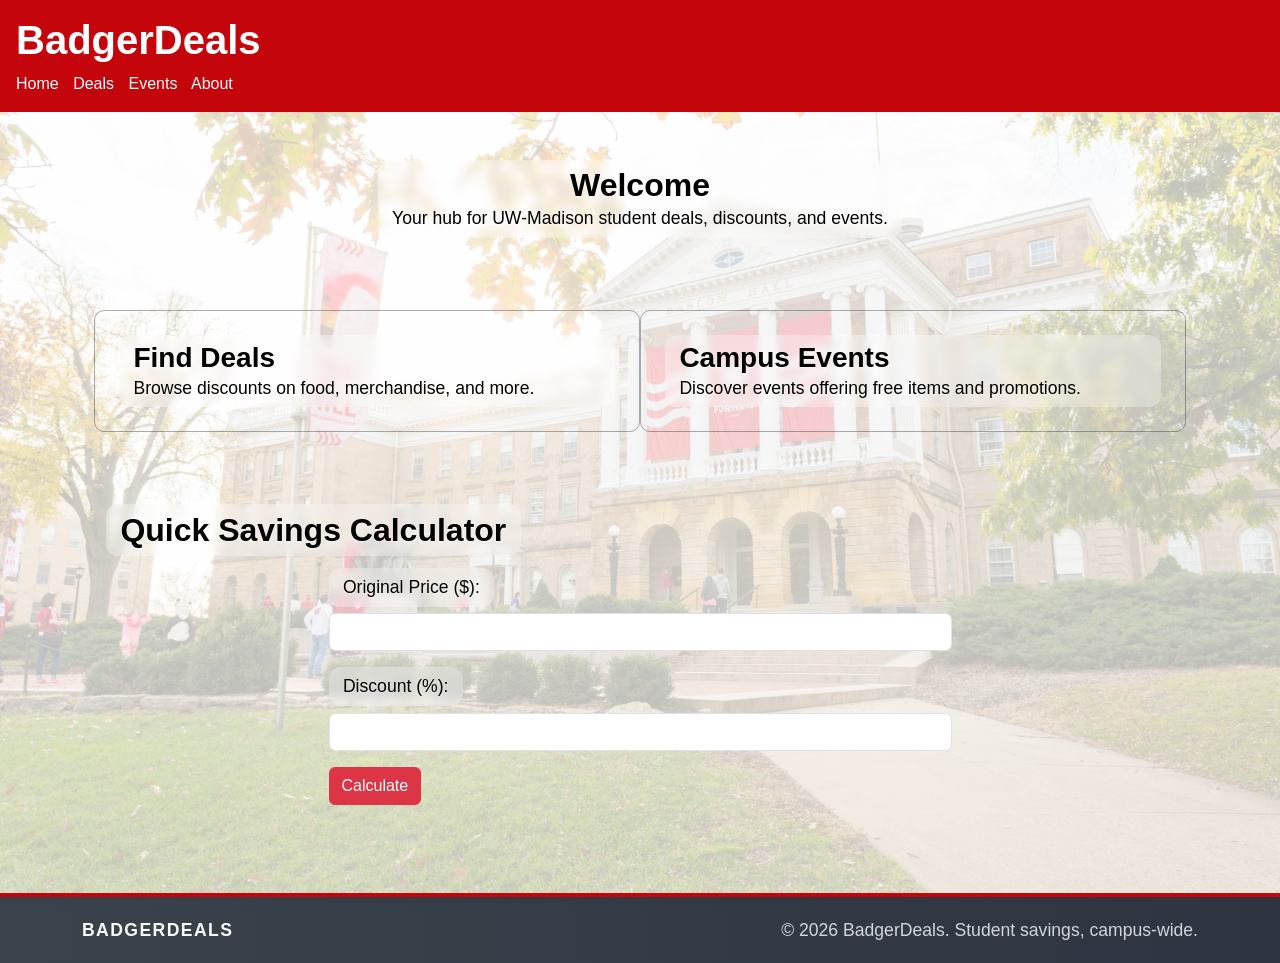
<file: index.html>
<!doctype html>
<html lang="en">
  <head>
    <meta charset="UTF-8" />
    <meta name="viewport" content="width=device-width, initial-scale=1.0" />
    <title>BadgerDeals</title>
    <link
      href="https://cdn.jsdelivr.net/npm/bootstrap@5.3.3/dist/css/bootstrap.min.css"
      rel="stylesheet"
    />
    <link rel="stylesheet" href="css/style.css" />
  </head>
  <body class="home-page">
    <header class="site-header p-3">
      <h1>BadgerDeals</h1>
      <nav>
        <a href="index.html">Home</a>
        <a href="deals.html">Deals</a>
        <a href="events.html">Events</a>
        <a href="about.html">About</a>
      </nav>
    </header>

    <main class="container mt-4">
      <section>
        <div class="text-frost">
          <h2>Welcome</h2>
          <p>Your hub for UW-Madison student deals, discounts, and events.</p>
        </div>
      </section>

      <section class="row">
        <a class="col-md-6 card p-4 feature-card-link" href="deals.html">
          <div class="text-frost">
            <h3>Find Deals</h3>
            <p>Browse discounts on food, merchandise, and more.</p>
          </div>
        </a>

        <a class="col-md-6 card p-4 feature-card-link" href="events.html">
          <div class="text-frost">
            <h3>Campus Events</h3>
            <p>Discover events offering free items and promotions.</p>
          </div>
        </a>
      </section>

      <section class="mt-4">
        <div class="text-frost text-frost-block">
          <h2>Quick Savings Calculator</h2>
        </div>

        <div class="col-lg-7 mx-auto">
          <label class="text-frost text-frost-label" for="price"
            >Original Price ($):</label
          >
          <input id="price" type="number" class="form-control" />

          <label class="text-frost text-frost-label mt-3" for="discount"
            >Discount (%):</label
          >
          <input id="discount" type="number" class="form-control" />

          <button class="btn btn-danger mt-3" onclick="calculateSavings()">
            Calculate
          </button>

          <p id="result" class="mt-3"></p>
        </div>
      </section>
    </main>

    <footer class="site-footer">
      <div class="container footer-content">
        <p class="footer-brand">BadgerDeals</p>
        <p class="footer-copy">
          &copy; 2026 BadgerDeals. Student savings, campus-wide.
        </p>
      </div>
    </footer>

    <script src="js/app.js"></script>
  </body>
</html>
</file>
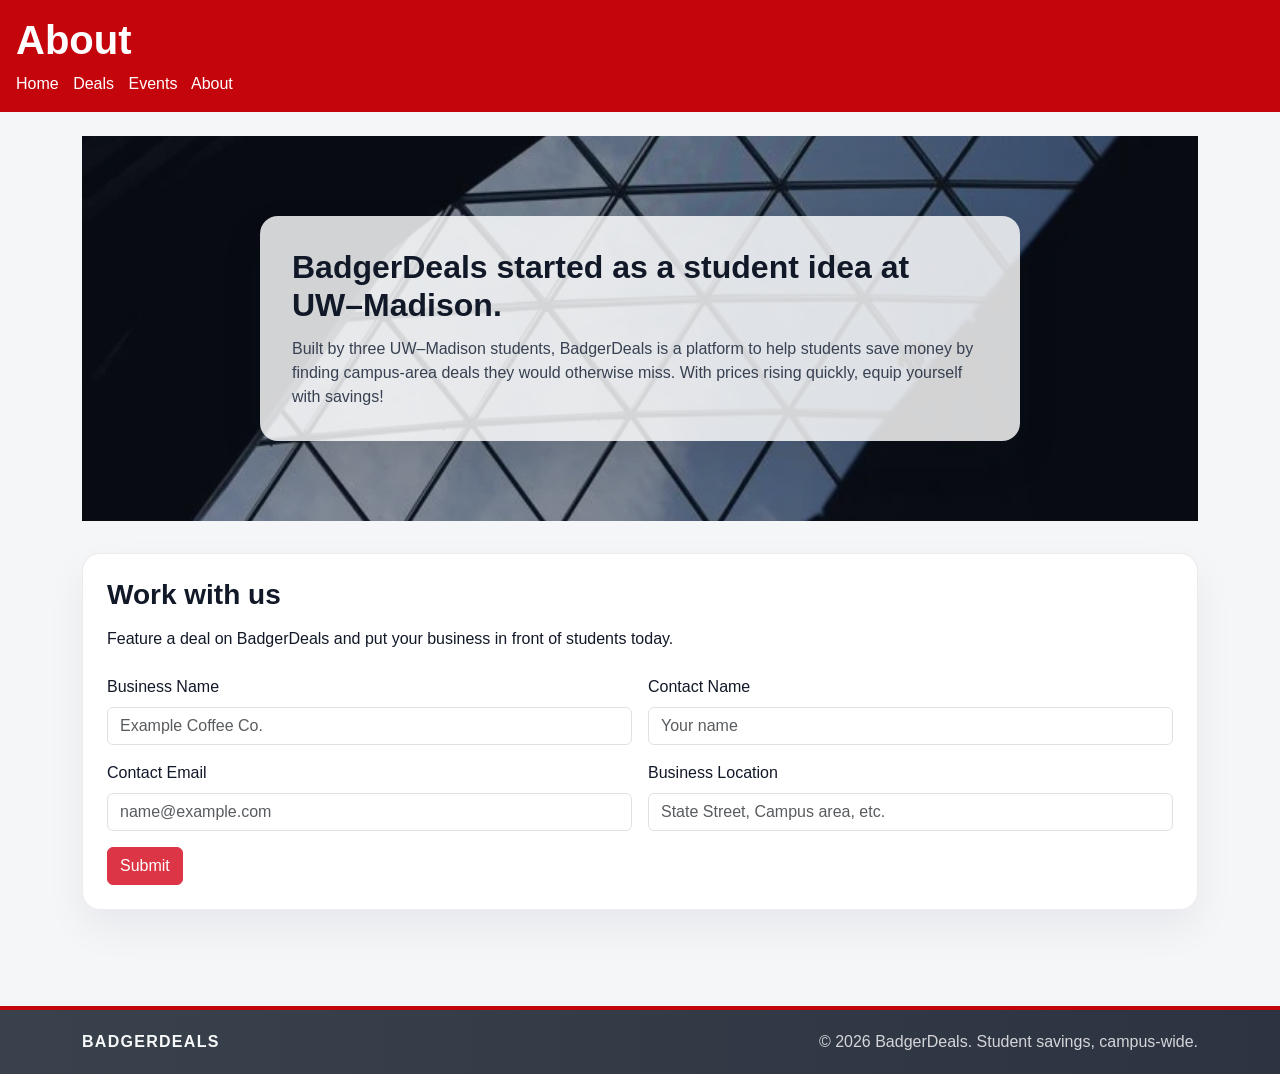
<file: about.html>
<!doctype html>
<html lang="en">
  <head>
    <meta charset="UTF-8" />
    <meta name="viewport" content="width=device-width, initial-scale=1.0" />
    <title>About</title>
    <link
      href="https://cdn.jsdelivr.net/npm/bootstrap@5.3.3/dist/css/bootstrap.min.css"
      rel="stylesheet"
    />
    <link rel="stylesheet" href="css/style.css" />
  </head>
  <body class="deals-page">
    <header class="site-header p-3">
      <h1>About</h1>
      <nav>
        <a href="index.html">Home</a>
        <a href="deals.html">Deals</a>
        <a href="events.html">Events</a>
        <a href="about.html">About</a>
      </nav>
    </header>

    <main class="container py-4">
      <section class="about-banner">
        <div class="about-banner-content">
          <h2>BadgerDeals started as a student idea at UW–Madison.</h2>
          <p>
            Built by three UW–Madison students, BadgerDeals is a platform to
            help students save money by finding campus-area deals they would
            otherwise miss. With prices rising quickly, equip yourself with
            savings!
          </p>
        </div>
      </section>

      <section class="deals-toolbar">
        <h3 class="mb-3">Work with us</h3>
        <p class="mb-4">
          Feature a deal on BadgerDeals and put your business in front of
          students today.
        </p>

        <form class="row g-3">
          <div class="col-md-6">
            <label for="business-name" class="form-label">Business Name</label>
            <input
              type="text"
              class="form-control"
              id="business-name"
              placeholder="Example Coffee Co."
            />
          </div>

          <div class="col-md-6">
            <label for="contact-name" class="form-label">Contact Name</label>
            <input
              type="text"
              class="form-control"
              id="contact-name"
              placeholder="Your name"
            />
          </div>

          <div class="col-md-6">
            <label for="contact-email" class="form-label">Contact Email</label>
            <input
              type="email"
              class="form-control"
              id="contact-email"
              placeholder="name@example.com"
            />
          </div>

          <div class="col-md-6">
            <label for="business-location" class="form-label"
              >Business Location</label
            >
            <input
              type="text"
              class="form-control"
              id="business-location"
              placeholder="State Street, Campus area, etc."
            />
          </div>

          <div class="col-12">
            <button type="submit" class="btn btn-danger">Submit</button>
          </div>
        </form>
      </section>
    </main>

    <footer class="site-footer">
      <div class="container footer-content">
        <p class="footer-brand">BadgerDeals</p>
        <p class="footer-copy">
          &copy; 2026 BadgerDeals. Student savings, campus-wide.
        </p>
      </div>
    </footer>
  </body>
</html>
</file>
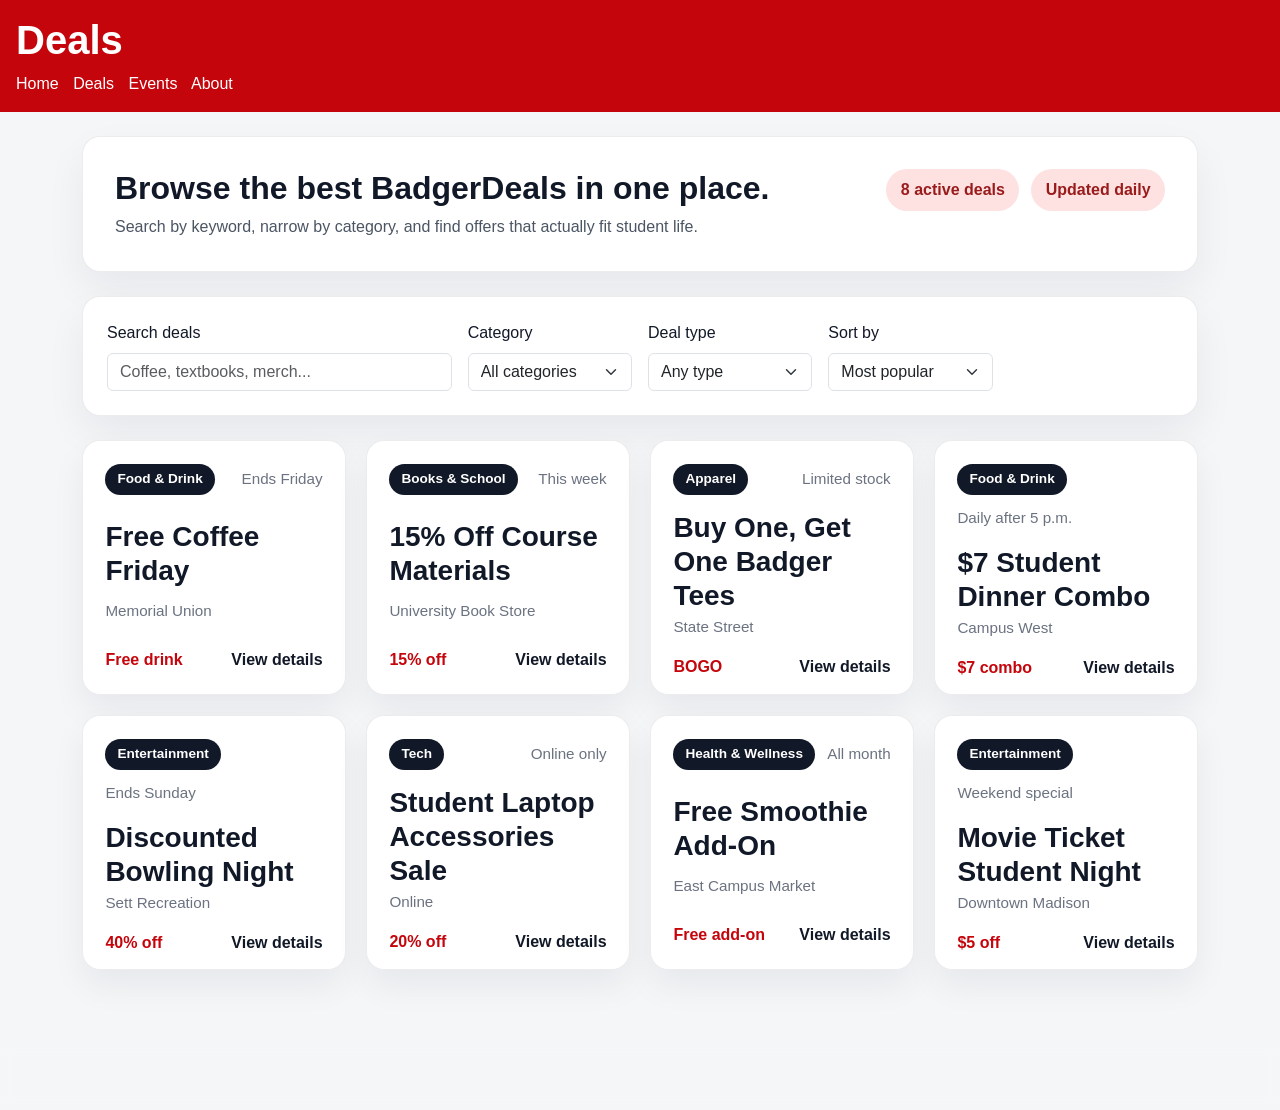
<file: deals.html>
<!doctype html>
<html lang="en">
  <head>
    <meta charset="UTF-8" />
    <meta name="viewport" content="width=device-width, initial-scale=1.0" />
    <title>Deals</title>
    <link
      href="https://cdn.jsdelivr.net/npm/bootstrap@5.3.3/dist/css/bootstrap.min.css"
      rel="stylesheet"
    />
    <link rel="stylesheet" href="css/style.css" />
  </head>
  <body class="deals-page">
    <header class="site-header p-3">
      <h1>Deals</h1>
      <nav>
        <a href="index.html">Home</a>
        <a href="deals.html">Deals</a>
        <a href="events.html">Events</a>
        <a href="about.html">About</a>
      </nav>
    </header>

    <main class="container py-4">
      <section class="deals-hero">
        <div>
          <h2>Browse the best BadgerDeals in one place.</h2>
          <p class="section-subtitle">
            Search by keyword, narrow by category, and find offers that actually
            fit student life.
          </p>
        </div>
        <div class="deals-summary">
          <span class="summary-pill" id="deal-count">8 active deals</span>
          <span class="summary-pill" id="deal-status">Updated daily</span>
        </div>
      </section>

      <section class="deals-toolbar">
        <div class="row g-3 align-items-end">
          <div class="col-lg-4">
            <label class="form-label" for="deal-search">Search deals</label>
            <input
              id="deal-search"
              type="search"
              class="form-control"
              placeholder="Coffee, textbooks, merch..."
            />
          </div>
          <div class="col-md-6 col-lg-2">
            <label class="form-label" for="category-filter">Category</label>
            <select id="category-filter" class="form-select">
              <option>All categories</option>
              <option>Food & Drink</option>
              <option>Books & School</option>
              <option>Apparel</option>
              <option>Entertainment</option>
              <option>Tech</option>
              <option>Health & Wellness</option>
            </select>
          </div>
          <div class="col-md-6 col-lg-2">
            <label class="form-label" for="type-filter">Deal type</label>
            <select id="type-filter" class="form-select">
              <option>Any type</option>
              <option>Percent off</option>
              <option>Free item</option>
              <option>Bundle</option>
              <option>Limited-time</option>
            </select>
          </div>
          <div class="col-md-6 col-lg-2">
            <label class="form-label" for="sort-filter">Sort by</label>
            <select id="sort-filter" class="form-select">
              <option>Most popular</option>
              <option>Newest</option>
              <option>Ending soon</option>
              <option>Biggest savings</option>
            </select>
          </div>
        </div>
      </section>

      <section class="deals-grid">
        <article class="deal-card">
          <div class="deal-card-inner">
            <div class="deal-face deal-front">
              <div class="deal-meta">
                <span class="deal-badge">Food & Drink</span>
                <span class="deal-expiry">Ends Friday</span>
              </div>
              <h3>Free Coffee Friday</h3>
              <p class="deal-location">Memorial Union</p>
              <div class="deal-footer">
                <span class="deal-value">Free drink</span>
                <button class="deal-link deal-toggle" type="button">
                  View details
                </button>
              </div>
            </div>
            <div class="deal-face deal-back">
              <p>
                Students get one free hot or iced coffee with a valid Wiscard
                from 8 a.m. to noon.
              </p>
              <ul class="deal-details-list">
                <li>Available every Friday this month</li>
                <li>One redemption per student</li>
                <li>Pickup at the Memorial Union cafe counter</li>
              </ul>
              <button class="deal-link deal-toggle" type="button">
                Back to summary
              </button>
            </div>
          </div>
        </article>

        <article class="deal-card">
          <div class="deal-card-inner">
            <div class="deal-face deal-front">
              <div class="deal-meta">
                <span class="deal-badge">Books & School</span>
                <span class="deal-expiry">This week</span>
              </div>
              <h3>15% Off Course Materials</h3>
              <p class="deal-location">University Book Store</p>
              <div class="deal-footer">
                <span class="deal-value">15% off</span>
                <button class="deal-link deal-toggle" type="button">
                  View details
                </button>
              </div>
            </div>
            <div class="deal-face deal-back">
              <p>
                Save on notebooks, lab supplies, and select course packets with
                your student ID at checkout.
              </p>
              <ul class="deal-details-list">
                <li>Applies to in-store student essentials</li>
                <li>Excludes electronics and clearance items</li>
                <li>Valid through the end of the week</li>
              </ul>
              <button class="deal-link deal-toggle" type="button">
                Back to summary
              </button>
            </div>
          </div>
        </article>

        <article class="deal-card">
          <div class="deal-card-inner">
            <div class="deal-face deal-front">
              <div class="deal-meta">
                <span class="deal-badge">Apparel</span>
                <span class="deal-expiry">Limited stock</span>
              </div>
              <h3>Buy One, Get One Badger Tees</h3>
              <p class="deal-location">State Street</p>
              <div class="deal-footer">
                <span class="deal-value">BOGO</span>
                <button class="deal-link deal-toggle" type="button">
                  View details
                </button>
              </div>
            </div>
            <div class="deal-face deal-back">
              <p>
                Mix and match eligible Wisconsin shirts and hoodies while
                supplies last.
              </p>
              <ul class="deal-details-list">
                <li>Equal or lesser item is free</li>
                <li>Available on select red and white styles</li>
                <li>Student ID required at checkout</li>
              </ul>
              <button class="deal-link deal-toggle" type="button">
                Back to summary
              </button>
            </div>
          </div>
        </article>

        <article class="deal-card">
          <div class="deal-card-inner">
            <div class="deal-face deal-front">
              <div class="deal-meta">
                <span class="deal-badge">Food & Drink</span>
                <span class="deal-expiry">Daily after 5 p.m.</span>
              </div>
              <h3>$7 Student Dinner Combo</h3>
              <p class="deal-location">Campus West</p>
              <div class="deal-footer">
                <span class="deal-value">$7 combo</span>
                <button class="deal-link deal-toggle" type="button">
                  View details
                </button>
              </div>
            </div>
            <div class="deal-face deal-back">
              <p>
                Grab a rice bowl, fountain drink, and side for one flat student
                price during evening hours.
              </p>
              <ul class="deal-details-list">
                <li>Available after 5 p.m. every day</li>
                <li>Dine-in and takeout both eligible</li>
                <li>Choose from three rotating entrees</li>
              </ul>
              <button class="deal-link deal-toggle" type="button">
                Back to summary
              </button>
            </div>
          </div>
        </article>

        <article class="deal-card">
          <div class="deal-card-inner">
            <div class="deal-face deal-front">
              <div class="deal-meta">
                <span class="deal-badge">Entertainment</span>
                <span class="deal-expiry">Ends Sunday</span>
              </div>
              <h3>Discounted Bowling Night</h3>
              <p class="deal-location">Sett Recreation</p>
              <div class="deal-footer">
                <span class="deal-value">40% off</span>
                <button class="deal-link deal-toggle" type="button">
                  View details
                </button>
              </div>
            </div>
            <div class="deal-face deal-back">
              <p>
                Get two games and shoe rental for a reduced student rate on
                weeknight reservations.
              </p>
              <ul class="deal-details-list">
                <li>Best for group hangouts after class</li>
                <li>Advance reservation recommended</li>
                <li>Offer valid Sunday through Thursday</li>
              </ul>
              <button class="deal-link deal-toggle" type="button">
                Back to summary
              </button>
            </div>
          </div>
        </article>

        <article class="deal-card">
          <div class="deal-card-inner">
            <div class="deal-face deal-front">
              <div class="deal-meta">
                <span class="deal-badge">Tech</span>
                <span class="deal-expiry">Online only</span>
              </div>
              <h3>Student Laptop Accessories Sale</h3>
              <p class="deal-location">Online</p>
              <div class="deal-footer">
                <span class="deal-value">20% off</span>
                <button class="deal-link deal-toggle" type="button">
                  View details
                </button>
              </div>
            </div>
            <div class="deal-face deal-back">
              <p>
                Take 20% off chargers, sleeves, and desk essentials curated for
                back-to-class setups.
              </p>
              <ul class="deal-details-list">
                <li>Online code auto-applies at checkout</li>
                <li>Includes cables, stands, and organizers</li>
                <li>Free shipping over $25</li>
              </ul>
              <button class="deal-link deal-toggle" type="button">
                Back to summary
              </button>
            </div>
          </div>
        </article>

        <article class="deal-card">
          <div class="deal-card-inner">
            <div class="deal-face deal-front">
              <div class="deal-meta">
                <span class="deal-badge">Health & Wellness</span>
                <span class="deal-expiry">All month</span>
              </div>
              <h3>Free Smoothie Add-On</h3>
              <p class="deal-location">East Campus Market</p>
              <div class="deal-footer">
                <span class="deal-value">Free add-on</span>
                <button class="deal-link deal-toggle" type="button">
                  View details
                </button>
              </div>
            </div>
            <div class="deal-face deal-back">
              <p>
                Add protein or energy boosters to any smoothie order at no extra
                charge with a student ID.
              </p>
              <ul class="deal-details-list">
                <li>Choose one free add-on per drink</li>
                <li>Valid on all regular menu smoothies</li>
                <li>Offer available all month long</li>
              </ul>
              <button class="deal-link deal-toggle" type="button">
                Back to summary
              </button>
            </div>
          </div>
        </article>

        <article class="deal-card">
          <div class="deal-card-inner">
            <div class="deal-face deal-front">
              <div class="deal-meta">
                <span class="deal-badge">Entertainment</span>
                <span class="deal-expiry">Weekend special</span>
              </div>
              <h3>Movie Ticket Student Night</h3>
              <p class="deal-location">Downtown Madison</p>
              <div class="deal-footer">
                <span class="deal-value">$5 off</span>
                <button class="deal-link deal-toggle" type="button">
                  View details
                </button>
              </div>
            </div>
            <div class="deal-face deal-back">
              <p>
                Show your Wiscard for reduced evening tickets plus a discounted
                popcorn combo.
              </p>
              <ul class="deal-details-list">
                <li>Valid on Friday and Saturday night screenings</li>
                <li>Discount applies to one guest ticket too</li>
                <li>Popcorn combo available while supplies last</li>
              </ul>
              <button class="deal-link deal-toggle" type="button">
                Back to summary
              </button>
            </div>
          </div>
        </article>
      </section>
    </main>

    <footer class="site-footer">
      <div class="container footer-content">
        <p class="footer-brand">BadgerDeals</p>
        <p class="footer-copy">
          &copy; 2026 BadgerDeals. Student savings, campus-wide.
        </p>
      </div>
    </footer>

    <script src="js/app.js"></script>
  </body>
</html>
</file>
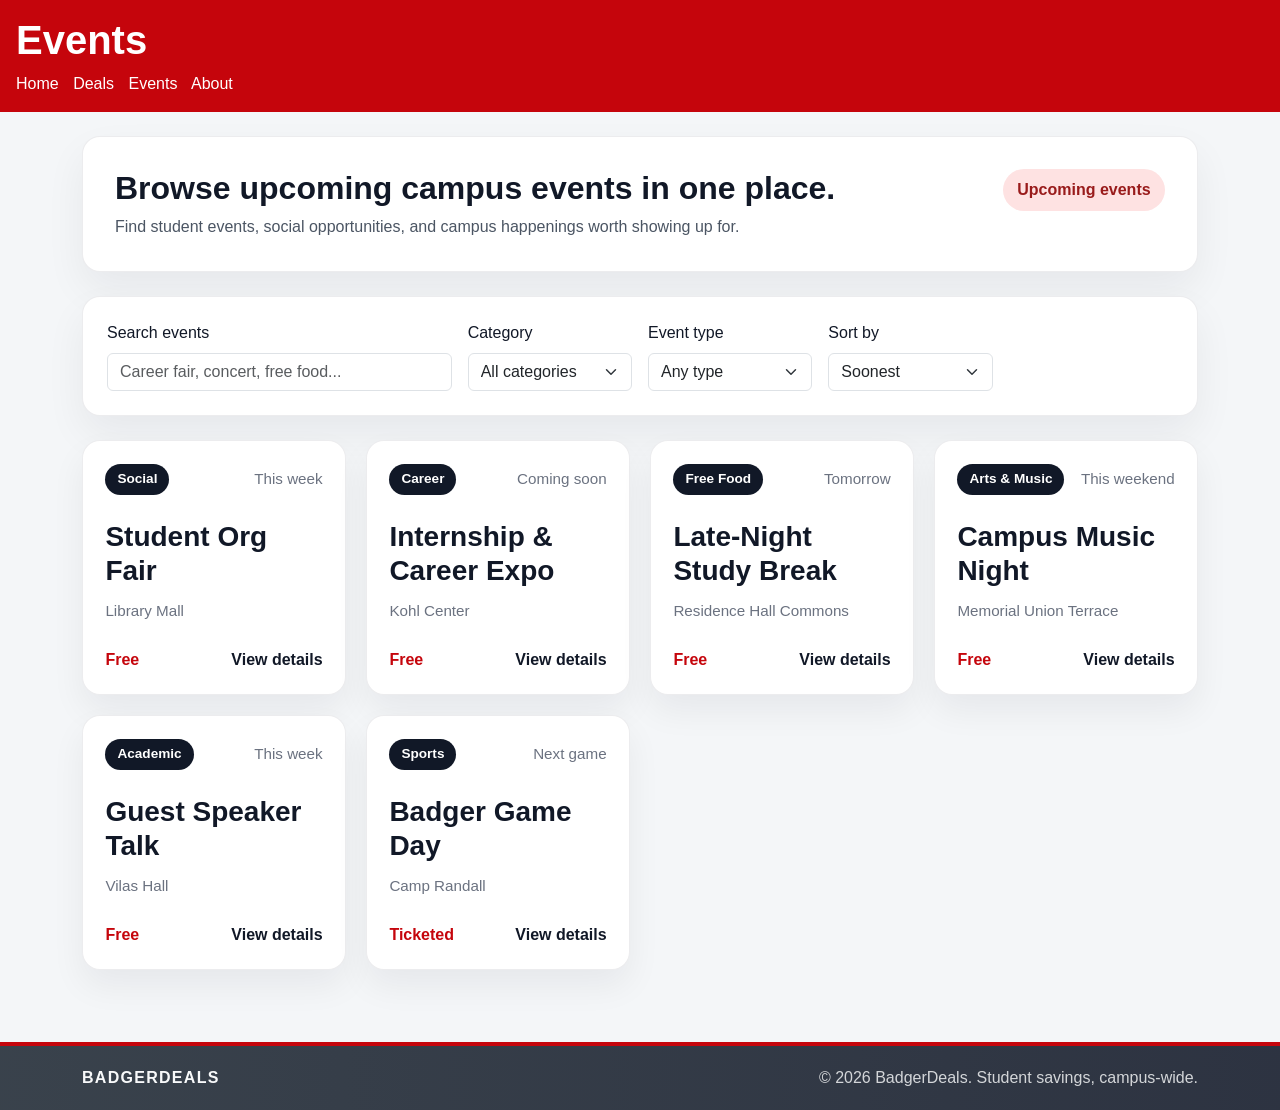
<file: events.html>
<!doctype html>
<html lang="en">
  <head>
    <meta charset="UTF-8" />
    <meta name="viewport" content="width=device-width, initial-scale=1.0" />
    <title>Events</title>
    <link
      href="https://cdn.jsdelivr.net/npm/bootstrap@5.3.3/dist/css/bootstrap.min.css"
      rel="stylesheet"
    />
    <link rel="stylesheet" href="css/style.css" />
  </head>
  <body class="deals-page">
    <header class="site-header p-3">
      <h1>Events</h1>
      <nav>
        <a href="index.html">Home</a>
        <a href="deals.html">Deals</a>
        <a href="events.html">Events</a>
        <a href="about.html">About</a>
      </nav>
    </header>

    <main class="container py-4">
      <section class="deals-hero">
        <div>
          <h2>Browse upcoming campus events in one place.</h2>
          <p class="section-subtitle">
            Find student events, social opportunities, and campus happenings
            worth showing up for.
          </p>
        </div>
        <div class="deals-summary">
          <span class="summary-pill">Upcoming events</span>
        </div>
      </section>

      <section class="deals-toolbar">
        <div class="row g-3 align-items-end">
          <div class="col-lg-4">
            <label class="form-label" for="event-search">Search events</label>
            <input
              id="event-search"
              type="search"
              class="form-control"
              placeholder="Career fair, concert, free food..."
            />
          </div>
          <div class="col-md-6 col-lg-2">
            <label class="form-label" for="event-category">Category</label>
            <select id="event-category" class="form-select">
              <option>All categories</option>
              <option>Academic</option>
              <option>Career</option>
              <option>Social</option>
              <option>Sports</option>
              <option>Arts & Music</option>
              <option>Free Food</option>
            </select>
          </div>
          <div class="col-md-6 col-lg-2">
            <label class="form-label" for="event-type">Event type</label>
            <select id="event-type" class="form-select">
              <option>Any type</option>
              <option>Free</option>
              <option>Ticketed</option>
              <option>Student org</option>
              <option>Drop-in</option>
            </select>
          </div>
          <div class="col-md-6 col-lg-2">
            <label class="form-label" for="event-sort">Sort by</label>
            <select id="event-sort" class="form-select">
              <option>Soonest</option>
              <option>Most popular</option>
              <option>Newest</option>
            </select>
          </div>
        </div>
      </section>

      <section class="deals-grid">
        <article class="deal-card">
          <div class="deal-card-inner">
            <div class="deal-face deal-front">
              <div class="deal-meta">
                <span class="deal-badge">Social</span>
                <span class="deal-expiry">This week</span>
              </div>
              <h3>Student Org Fair</h3>
              <p class="deal-location">Library Mall</p>
              <div class="deal-footer">
                <span class="deal-value">Free</span>
                <button class="deal-link deal-toggle" type="button">
                  View details
                </button>
              </div>
            </div>
            <div class="deal-face deal-back">
              <p>
                Meet student organizations, explore campus communities, and find
                new groups to join.
              </p>
              <ul class="deal-details-list">
                <li>Date and time to be announced</li>
                <li>Good for meeting people and getting involved</li>
                <li>More event details will be added later</li>
              </ul>
              <button class="deal-link deal-toggle" type="button">
                Back to summary
              </button>
            </div>
          </div>
        </article>

        <article class="deal-card">
          <div class="deal-card-inner">
            <div class="deal-face deal-front">
              <div class="deal-meta">
                <span class="deal-badge">Career</span>
                <span class="deal-expiry">Coming soon</span>
              </div>
              <h3>Internship & Career Expo</h3>
              <p class="deal-location">Kohl Center</p>
              <div class="deal-footer">
                <span class="deal-value">Free</span>
                <button class="deal-link deal-toggle" type="button">
                  View details
                </button>
              </div>
            </div>
            <div class="deal-face deal-back">
              <p>
                Connect with employers, explore internships, and learn about
                upcoming career opportunities.
              </p>
              <ul class="deal-details-list">
                <li>Resume-friendly event for students</li>
                <li>Professional dress may be recommended</li>
                <li>More event details will be added later</li>
              </ul>
              <button class="deal-link deal-toggle" type="button">
                Back to summary
              </button>
            </div>
          </div>
        </article>

        <article class="deal-card">
          <div class="deal-card-inner">
            <div class="deal-face deal-front">
              <div class="deal-meta">
                <span class="deal-badge">Free Food</span>
                <span class="deal-expiry">Tomorrow</span>
              </div>
              <h3>Late-Night Study Break</h3>
              <p class="deal-location">Residence Hall Commons</p>
              <div class="deal-footer">
                <span class="deal-value">Free</span>
                <button class="deal-link deal-toggle" type="button">
                  View details
                </button>
              </div>
            </div>
            <div class="deal-face deal-back">
              <p>
                A casual campus event with snacks, study-break energy, and a
                chance to reset during a busy week.
              </p>
              <ul class="deal-details-list">
                <li>Expected to include free food or refreshments</li>
                <li>Open to students</li>
                <li>More event details will be added later</li>
              </ul>
              <button class="deal-link deal-toggle" type="button">
                Back to summary
              </button>
            </div>
          </div>
        </article>

        <article class="deal-card">
          <div class="deal-card-inner">
            <div class="deal-face deal-front">
              <div class="deal-meta">
                <span class="deal-badge">Arts & Music</span>
                <span class="deal-expiry">This weekend</span>
              </div>
              <h3>Campus Music Night</h3>
              <p class="deal-location">Memorial Union Terrace</p>
              <div class="deal-footer">
                <span class="deal-value">Free</span>
                <button class="deal-link deal-toggle" type="button">
                  View details
                </button>
              </div>
            </div>
            <div class="deal-face deal-back">
              <p>
                An outdoor campus event featuring live music, a relaxed setting,
                and a strong student turnout.
              </p>
              <ul class="deal-details-list">
                <li>Great social event near the lake</li>
                <li>Open to students and guests</li>
                <li>More event details will be added later</li>
              </ul>
              <button class="deal-link deal-toggle" type="button">
                Back to summary
              </button>
            </div>
          </div>
        </article>

        <article class="deal-card">
          <div class="deal-card-inner">
            <div class="deal-face deal-front">
              <div class="deal-meta">
                <span class="deal-badge">Academic</span>
                <span class="deal-expiry">This week</span>
              </div>
              <h3>Guest Speaker Talk</h3>
              <p class="deal-location">Vilas Hall</p>
              <div class="deal-footer">
                <span class="deal-value">Free</span>
                <button class="deal-link deal-toggle" type="button">
                  View details
                </button>
              </div>
            </div>
            <div class="deal-face deal-back">
              <p>
                A campus talk focused on current ideas, research, or industry
                topics relevant to students.
              </p>
              <ul class="deal-details-list">
                <li>Useful for academic and professional growth</li>
                <li>Likely open seating</li>
                <li>More event details will be added later</li>
              </ul>
              <button class="deal-link deal-toggle" type="button">
                Back to summary
              </button>
            </div>
          </div>
        </article>

        <article class="deal-card">
          <div class="deal-card-inner">
            <div class="deal-face deal-front">
              <div class="deal-meta">
                <span class="deal-badge">Sports</span>
                <span class="deal-expiry">Next game</span>
              </div>
              <h3>Badger Game Day</h3>
              <p class="deal-location">Camp Randall</p>
              <div class="deal-footer">
                <span class="deal-value">Ticketed</span>
                <button class="deal-link deal-toggle" type="button">
                  View details
                </button>
              </div>
            </div>
            <div class="deal-face deal-back">
              <p>
                A major campus sports event with student-section energy,
                traditions, and strong turnout.
              </p>
              <ul class="deal-details-list">
                <li>Student ticket may be required</li>
                <li>Arrive early for the best experience</li>
                <li>More event details will be added later</li>
              </ul>
              <button class="deal-link deal-toggle" type="button">
                Back to summary
              </button>
            </div>
          </div>
        </article>
      </section>
    </main>

    <footer class="site-footer">
      <div class="container footer-content">
        <p class="footer-brand">BadgerDeals</p>
        <p class="footer-copy">
          &copy; 2026 BadgerDeals. Student savings, campus-wide.
        </p>
      </div>
    </footer>

    <script src="js/app.js"></script>
  </body>
</html>
</file>
<file: css/style.css>
body {
  font-family: Arial, sans-serif;
  background-color: #ffffff;
  color: #000000;
}

.home-page {
  min-height: 100vh;
  display: flex;
  flex-direction: column;
  position: relative;
  background-image: url("../images/bascom-hall.jpg");
  background-size: cover;
  background-position: center;
  background-repeat: no-repeat;
  background-attachment: fixed;
}

.home-page::before {
  content: "";
  position: absolute;
  inset: 0;
  background: rgba(255, 255, 255, 0.72);
}

.home-page > * {
  position: relative;
  z-index: 1;
}

.home-page main {
  flex: 1;
}

.site-header {
  background: #c5050c;
  color: #ffffff;
}

.site-header nav a {
  margin-right: 10px;
  color: white;
  text-decoration: none;
}

.site-header nav a:hover {
  text-decoration: underline;
}

.feature-card-link {
  border-radius: 10px;
  box-shadow: none;
  background: transparent;
  border: 1px solid rgba(17, 24, 39, 0.35);
  color: inherit;
  text-decoration: none;
  transition:
    transform 0.2s ease,
    box-shadow 0.2s ease,
    background-color 0.2s ease;
}

.feature-card-link:hover {
  background-color: rgba(17, 24, 39, 0.12);
  box-shadow: 0 10px 24px rgba(15, 23, 42, 0.16);
  transform: translateY(-2px);
}

.home-page section {
  padding: 1.5rem;
  text-shadow: 0 1px 2px rgba(255, 255, 255, 0.45);
}

.home-page section + section {
  margin-top: 1.5rem;
}

.home-page main section:first-child {
  text-align: center;
}

.text-frost {
  display: inline-block;
  padding: 0.4rem 0.9rem;
  background: rgba(255, 255, 255, 0.3);
  backdrop-filter: blur(4px);
  border-radius: 12px;
}

.text-frost-block {
  margin-bottom: 0.75rem;
}

.text-frost-label {
  margin-bottom: 0.4rem;
}

.text-frost h2,
.text-frost h3,
.text-frost p {
  margin-bottom: 0;
}

.site-footer {
  margin-top: 3rem;
  padding: 1.25rem 0;
  background: linear-gradient(
    90deg,
    rgba(31, 41, 51, 0.88) 0%,
    rgba(17, 24, 39, 0.88) 100%
  );
  color: #f8f9fa;
  border-top: 4px solid #c5050c;
  backdrop-filter: blur(6px);
}

.footer-content {
  display: flex;
  justify-content: space-between;
  align-items: center;
  gap: 1rem;
  flex-wrap: wrap;
}

.footer-brand,
.footer-copy {
  margin: 0;
}

.footer-brand {
  font-size: 1rem;
  font-weight: 700;
  letter-spacing: 0.08em;
  text-transform: uppercase;
}

.footer-copy {
  color: rgba(248, 249, 250, 0.82);
}

h1,
h2,
h3 {
  font-weight: 700;
}

.home-page h2,
.home-page h3 {
  text-shadow: 0 1px 2px rgba(255, 255, 255, 0.6);
}

.home-page p,
.home-page label {
  font-size: 1.1rem;
  line-height: 1.5;
}

.deals-page {
  background: #f4f6f8;
  color: #111827;
}

.deals-hero,
.deals-toolbar {
  background: #ffffff;
  border: 1px solid rgba(15, 23, 42, 0.08);
  border-radius: 18px;
  box-shadow: 0 18px 40px rgba(15, 23, 42, 0.06);
}

.deals-hero {
  display: flex;
  justify-content: space-between;
  align-items: flex-start;
  gap: 1.5rem;
  padding: 2rem;
  margin-bottom: 1.5rem;
}

.section-kicker {
  margin-bottom: 0.5rem;
  color: #c5050c;
  font-size: 0.85rem;
  font-weight: 700;
  letter-spacing: 0.08em;
  text-transform: uppercase;
}

.section-subtitle {
  max-width: 44rem;
  margin-bottom: 0;
  color: #4b5563;
}

.deals-summary {
  display: flex;
  gap: 0.75rem;
  flex-wrap: wrap;
}

.summary-pill {
  display: inline-flex;
  align-items: center;
  padding: 0.55rem 0.9rem;
  border-radius: 999px;
  background: #fee2e2;
  color: #991b1b;
  font-weight: 600;
}

.deals-toolbar {
  padding: 1.5rem;
  margin-bottom: 1.5rem;
}

.deals-grid {
  display: grid;
  grid-template-columns: repeat(auto-fit, minmax(260px, 1fr));
  gap: 1.25rem;
}

.deal-card {
  min-height: 255px;
  background: transparent;
  border: none;
  box-shadow: none;
  perspective: 1200px;
}

.deal-card-inner {
  position: relative;
  width: 100%;
  height: 100%;
  min-height: 255px;
  transform-style: preserve-3d;
  transition: transform 0.6s ease;
}

.deal-card.is-flipped .deal-card-inner {
  transform: rotateY(180deg);
}

.deal-face {
  position: absolute;
  inset: 0;
  display: flex;
  flex-direction: column;
  justify-content: space-between;
  padding: 1.4rem;
  background: #ffffff;
  border: 1px solid rgba(15, 23, 42, 0.08);
  border-radius: 18px;
  box-shadow: 0 16px 34px rgba(15, 23, 42, 0.06);
  backface-visibility: hidden;
}

.deal-back {
  transform: rotateY(180deg);
}

.deal-meta,
.deal-footer {
  display: flex;
  justify-content: space-between;
  align-items: center;
  gap: 0.75rem;
  flex-wrap: wrap;
}

.deal-meta {
  margin-bottom: 1rem;
}

.deal-badge {
  display: inline-flex;
  padding: 0.35rem 0.75rem;
  border-radius: 999px;
  background: #111827;
  color: #ffffff;
  font-size: 0.85rem;
  font-weight: 600;
}

.deal-expiry,
.deal-location {
  color: #6b7280;
  font-size: 0.95rem;
}

.deal-card h3 {
  margin-bottom: 0.25rem;
}

.deal-face p {
  margin-bottom: 1rem;
}

.deal-value {
  color: #c5050c;
  font-weight: 700;
}

.deal-link {
  padding: 0;
  border: none;
  background: transparent;
  color: #111827;
  font-weight: 600;
  text-decoration: none;
}

.deal-link:hover {
  text-decoration: underline;
}

.deal-details-list {
  margin: 0 0 1rem;
  padding-left: 1.1rem;
  color: #4b5563;
}

.deal-details-list li + li {
  margin-top: 0.35rem;
}

@media (max-width: 768px) {
  .deals-hero {
    padding: 1.5rem;
  }

  .deals-toolbar {
    padding: 1.25rem;
  }
}

.about-banner {
  position: relative;
  background-image: url("../images/morgridge-hall-sky.jpg");
  background-size: cover;
  background-position: center;
  background-repeat: no-repeat;
  padding: 5rem 1.5rem;
  margin-bottom: 2rem;
}

.about-banner::before {
  content: "";
  position: absolute;
  inset: 0;
  background: rgba(17, 24, 39, 0.45);
}

.about-banner-content {
  position: relative;
  z-index: 1;
  max-width: 760px;
  margin: 0 auto;
  padding: 2rem;
  background: rgba(255, 255, 255, 0.82);
  border-radius: 18px;
  box-shadow: 0 18px 40px rgba(15, 23, 42, 0.12);
}

.about-banner-content h2 {
  margin-bottom: 0.75rem;
}

.about-banner-content p {
  margin-bottom: 0;
  color: #374151;
}
</file>
